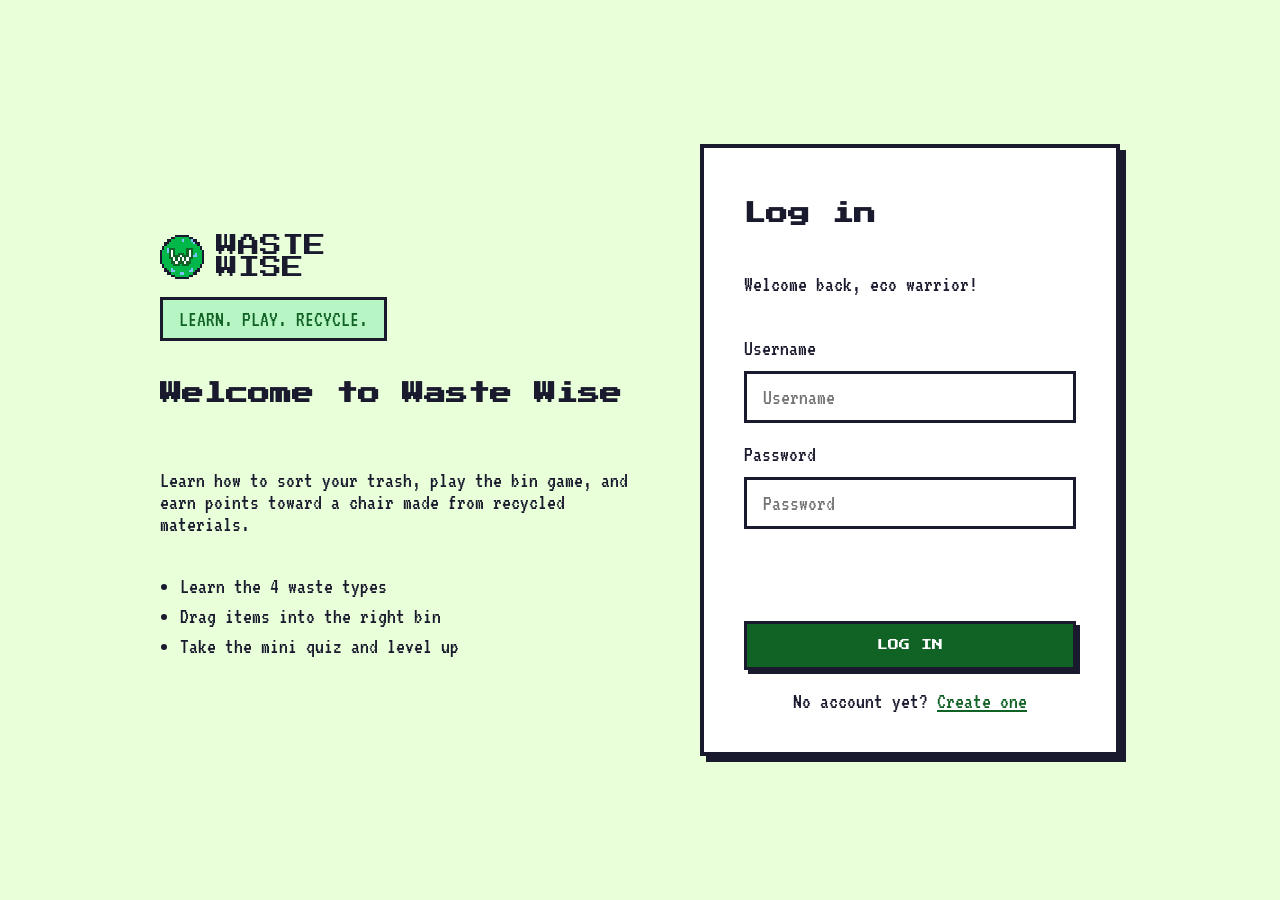
<file: index.html>
<!DOCTYPE html>
<html lang="en">
<head>
  <meta charset="utf-8">
  <meta name="viewport" content="width=device-width, initial-scale=1">
  <title>Log in | Waste Wise</title>
  <link rel="stylesheet" href="login_style.css">
  <link href="https://fonts.googleapis.com/css2?family=Press+Start+2P&display=swap" rel="stylesheet">
  <link href="https://fonts.googleapis.com/css2?family=VT323&display=swap" rel="stylesheet">
</head>
<body>
  
  <div class="login-wrap">
  <div class="login-info">
        <div class="logo">
                <img src="gallery/logo.svg" alt="Logo">
                <span>WASTE <br> WISE</span>
        </div>
    <span class="tag">LEARN. PLAY. RECYCLE.</span>
    <h2>Welcome to Waste Wise</h2>
    <p>Learn how to sort your trash, play the bin game, and earn points toward a chair made from recycled materials.</p>

    <ul class="features">
      <li>Learn the 4 waste types</li>
      <li>Drag items into the right bin</li>
      <li>Take the mini quiz and level up</li>
    </ul>

  </div><div class="login-card">

  <!-- LOG IN FORM -->
  <div id="loginForm">
    <h1>Log in</h1>
    <p class="m">Welcome back, eco warrior!</p>

    <label for="user">Username</label>
    <input id="user" type="text" placeholder="Username">

    <label for="pass">Password</label>
    <input id="pass" type="password" placeholder="Password">

    <p id="error" class="error"></p>
    <button id="loginBtn" class="btn">Log in</button>
    <p class="switch">No account yet? <a href="#" id="toSignup">Create one</a></p>
  </div>
         <div id="signupForm" hidden>
    <h1>Sign up</h1>
    <p class="m">Join Waste Wise and start earning points!</p>

    <label for="newUser">Username</label>
    <input id="newUser" type="text" placeholder="Choose a username">

    <label for="newPass">Password</label>
    <input id="newPass" type="password" placeholder="At least 4 characters">

    <label for="newPass2">Confirm password</label>
    <input id="newPass2" type="password" placeholder="Type it again">

    <p id="signupError" class="error"></p>
    <button id="signupBtn" class="btn">Create account</button>
    <p class="switch">Already have an account? <a href="#" id="toLogin">Log in</a></p>
  </div>
  </div>
  <script src="login_script.js"></script>
</body>
</html>
</file>
<file: login_style.css>
body{
  font-family:'VT323', monospace;
  font-size:22px;
  background:#e8ffd9;
  color:#1a1a2e;
}

.logo{
    display:flex;
    flex-direction:row;     
    align-items:center;      
    gap:12px;                 
    text-decoration:none;
    color:#1a1a2e;
    white-space:nowrap;
}
.logo img{
      width:44px;     
  height:44px;
}
.logo span{
    font-family: 'Press Start 2P', cursive;
    font-size: 22px; 
}
* { box-sizing:border-box; }

body{ margin:0; }

.login-wrap{
  min-height:100vh;
  display:grid;
  grid-template-columns:minmax(0,1fr) minmax(0,420px);  
  gap:48px;
  align-items:center;
  max-width:1000px;
  margin:0 auto;
  padding:20px;
}

.login-info{ display:grid; gap:18px; justify-items:start; min-width:0; }

.login-card{
  width:100%;
  max-width:420px;
  justify-self:center;
  padding:40px;
  background:#fff;
  border:4px solid #1a1a2e;
  box-shadow:6px 6px 0 #1a1a2e;
  display:grid;
  gap:12px;
}

.login-card input{ width:100%; }
.login-info img, .logo img{ max-width:100%; height:auto; }
.login-info h2{ overflow-wrap:break-word; }


@media (max-width:800px){
  .login-wrap{
    grid-template-columns:minmax(0,1fr);   
    gap:32px;
    min-height:auto;
    padding:20px 16px;
  }
  .login-card{ padding:24px; }
  .logo img{ width:56px; }
  .logo span{ font-size:16px; }
  .login-info h2{ font-size:16px; }
  .login-card h1{ font-size:18px; }
}

@media (max-width:400px){
  .login-card{ padding:18px; }
  .btn{ width:100%; padding:14px 10px; }
}
.login-card h1{ 
    font-family:'Press Start 2P', cursive;
    font-size:22px; 
}
.login-card label{ 
    margin-top:8px; 
}
.login-card input{
    font:22px 'VT323', monospace;
    border:3px solid #1a1a2e;
    padding:12px 16px;
}
.error{ 
    color:#c00; min-height:24px; 
}
.login-wrap{
    min-height:100vh;
    display:grid;
    grid-template-columns:1fr 420px;   
    gap:48px;
    align-items:center;
    max-width:1000px;
    margin:0 auto;
    padding:20px;
}

.login-info{ display:grid; gap:18px; justify-items:start; }
.login-info h2{ font-family:'Press Start 2P', monospace; font-size:22px; line-height:1.5; }

.tag{
  background:#b8f5c4;
  border:3px solid #1a1a2e;
  color:#106225;
  padding:8px 16px;
}

.features{ margin:0; padding-left:20px; }
.features li{ margin-bottom:8px; }


@media (max-width:800px){
  .login-wrap{ grid-template-columns:1fr; }
}

.btn{
  font-family:'Press Start 2P', monospace;
  font-size:11px;
  text-transform:uppercase;
  background:#106225;
  color:#fff;
  border:3px solid #1a1a2e;
  box-shadow:4px 4px 0 #1a1a2e;
  padding:16px 32px;
  cursor:pointer;
}
.btn:hover{ background:#00b84a; }
.btn:active{ transform:translate(3px,3px); box-shadow:1px 1px 0 #1a1a2e; }

.switch{ text-align:center; margin:8px 0 0; }
.switch a{ color:#106225; text-decoration:underline; cursor:pointer; }
#loginForm, #signupForm{ display:grid; gap:12px; }
[hidden]{ display:none !important; }
</file>
<file: style.css>
* { box-sizing:border-box; }
html{
  scroll-behavior:smooth;
}

#prize{
  scroll-margin-top:110px;
}
body{
  margin:0;
  font-family:'Press Start 2P', monospace;
  background-color:#fdffd4;
}
/*Navigation bar */
header{
  background-color:#f0f0f0;
  display:flex;
  justify-content:space-between;
  align-items:center;
  flex-wrap:wrap;            
  gap:1rem;
  padding:10px 20px;
  border-bottom: 4px solid black;
  position:sticky;
  top:0;
  z-index:90;
} 

header.scrolled{
  box-shadow:0 6px 4px rgba(0, 0, 1, 0.25);
  transition: .2s ease;
}

header nav{
  display:flex;
  flex-direction:column;     
  align-items:center;       
  gap:12px;    
}

.logo-link, .logo{
  display:flex;
  align-items:center;
  gap:12px;
  text-decoration:none;
  color:black;
  white-space:nowrap;
}

header img{
  height:50px;
  width:auto;
  border-radius:50%;
}

.nav-center{
  display:flex;
  flex-direction:column;
  align-items:center;
  gap:6px;
}

nav ul{
  list-style:none;
  display:flex;
  flex-direction:row;
  flex-wrap:wrap;
  gap:20px;
  margin:0;
  padding:0;
}

nav ul li a{ 
    padding:5px; 
    text-decoration:none; 
    color:black; 
    transition:all .1s ease .2s;
}

nav ul li:hover a{
  background-color:#78eb85;
  color:#0408fa;
  border-radius:5px;
  box-shadow:0 4px 8px rgba(0,0,0,.2);
  transition: .2s ease 0s;
}

.w-name{
  display: flex;
  flex-direction: row;
  font-size:20px;
  line-height:1.5;
  margin:20px 30px 5px;
  margin-bottom: -20px;
}

h1 span{
  color:#2a5722;
}

nav ul li a.active{ 
  color:rgb(22,103,6); 
}

.points{
  display:inline-flex;
  align-items:center;
  gap:8px;
  background:#fff0a0;
  border:3px solid #1a1a2e;
  box-shadow:3px 3px 3px #1a1a2e;
  padding:8px 16px;
  font-size:15px;
  color:#1a1a2e;
  white-space:nowrap;
}

.nav-right{ 
  display:flex; 
  align-items:center; 
  gap:16px; 
}

.btn-logout{
  font-family:'Press Start 2P', monospace;
  font-size:10px;
  text-transform:uppercase;
  background:#fff;
  color:#c00;
  border:3px solid #1a1a2e;
  box-shadow:3px 3px 3px #1a1a2e;
  padding:10px 14px;
  cursor:pointer;
}

.btn-logout:hover{ 
  background:#ff0000; 
  color:#fff
}
.btn-logout:active{ 
  transform:translate(2px,2px); 
  box-shadow:1px 1px 0 #1a1a2e; 
}
/*Home page */
.row-1{
  display:grid;
  grid-template-columns:minmax(0, 1fr) minmax(0, 560px);
  gap:80px;                 
  align-items:center;
  max-width:1300px;
  margin:0 auto;
  padding:40px;
}

.hero-text{
  display:grid;
  gap:24px;                 
  justify-items:start; 
  align-content:start;             
  padding:40px 20px;
}

.tag{
  background:#b8f5c4;
  color:#106225;
  border:3px solid #1a1a2e;
  padding:8px 16px;
  font-size:10px;
  height:fit-content;
}

.hero-text h1{
  font-family:'Press Start 2P', monospace;
  font-size:32px;
  line-height:1.5;
  text-transform:uppercase;       
  margin:0;
}

.row-1 .hero-text p{
  font-family:'VT323', monospace;  
  font-size:24px;
  font-weight: 100;
  line-height:1.4;
  max-width:520px;              
  margin:0;
}

.row-1 .ill{
  position:relative;
  background:#b8f5c4;
  border:4px solid #1a1a2e;
  box-shadow:6px 6px 0 #1a1a2e;
  padding:70px 24px 24px;
  display:grid;
  justify-items:center;
  gap:12px;
  overflow:hidden;
  align-content: end;
  align-self:center;
  justify-self:end;
  width:100%;
  max-width:560px;
}

.pill{
  position:absolute; top:16px;
  background:#fff;
  border:3px solid #1a1a2e;
  padding:6px 12px;
  font-size:12px;
}
.score{ 
  left:16px; 
}
.streak{ 
  right:16px; 
  background:#ffd400; 
}
.pop{ 
  animation:pop 
  .35s; 
}

.item-card{
  width:150px;
  background:#fff;
  border:4px solid #1a1a2e;
  box-shadow:5px 5px 0 #1a1a2e;    
  padding:10px;
  text-align:center;
  z-index:2;
  animation:drop 5s ease-in-out infinite;
}

.item-photo{
  background:#fafafc;
  border:3px dashed #4a4a6a;
  height:80px;
  display:grid;
  place-items:center;
  font-size:44px;
  margin-bottom:8px;  
  overflow:hidden;
}

.item-photo img{
  width:60%;
  height:auto;
  max-height:100%;
  object-fit:contain;     
  display:block;
}

.item-card h3{
  font-family:'Press Start 2P', monospace;
  font-size:9px;
  white-space:normal;
  line-height:1.5;
  text-transform:uppercase;
  margin:0;
  overflow-wrap:break-word;
}

.hint{
  font-family:'VT323', monospace;
  font-size:18px;
  color:#4a4a6a;
  margin:4px 0 0;
}

.item-card{ 
  white-space:nowrap; 
  transform:rotate(-20deg); 
}

.bins{ display:grid; 
  grid-template-columns:repeat(4, minmax(0,1fr)); 
  gap:18px; width:100%; 
  margin-top:20px; 
}
.bin .lid{ 
  background:#1a1a2e; 
  height:14px; 
  margin:0 -6px; 
  transform-origin:left bottom; 
}

.bin .body{
  height:130px;
  border:3px solid #1a1a2e;
  color:#fff;
  font-size:8px;
  padding:4px;
  overflow-wrap:anywhere;
  display:grid;
  place-items:center;
  text-align:center;
}

.green .body{ background:#00b84a; }
.blue  .body{ background:#1e90ff; }
.gray  .body{ background:#8e8ea9; }
.red   .body{ background:#ff3b3b; }

.ill .bin .lid{
  transform-origin:left bottom;
}
.ill .bin.target .lid{
  animation:lid 5s ease-in-out 1;
}

@keyframes lid{
  0%, 50%, 72%, 100%{ transform:rotate(0); }
  58%, 66%{ transform:translateY(-10px) rotate(-15deg); }
}


@keyframes pop{ 50%{ transform:scale(1.25); } }

@keyframes drop{
  0%, 35%{ transform:translate(0, 0); }
  17%{ transform:translate(0, -8px); }
  60%{ transform:translate(var(--dx, 0px), var(--dy, 160px)) scale(.5); opacity:1; }
  70%{ transform:translate(var(--dx, 0px), var(--dy, 160px)) scale(.2); opacity:0; }
  71%, 85%{ transform:translate(0, 0); opacity:0; }
  100%{ transform:translate(0, 0); opacity:1; }
}

.arrow{ animation:bounce 1s ease-in-out infinite; }
@keyframes bounce{ 50%{ transform:translateY(8px); } }


.row-1 .ill .item-card{
  animation:none;
}

.ill .bin .lid{
  transform-origin:left bottom;
}
.ill .bin.target .lid{
  animation:lidOpen 1.4s ease-in-out 1;
}
@keyframes lidOpen{
  0%, 100%{ transform:rotate(0); }
  35%, 65%{ transform:translateY(-10px) rotate(-15deg); }
}

.row-2{
  display:grid;
  grid-template-columns:repeat(3, minmax(0, 1fr));
  gap:24px;
  align-items:stretch;    
  max-width:1300px;         
  margin:0 auto;
  padding:0 40px 40px;
}

.stat-card{
  background:#fff;
  border:4px solid #1a1a2e;
  box-shadow:6px 6px 0 #1a1a2e;
  padding:24px;
  display:grid;
  align-content:start;
  gap:10px;
}

.stat-card h2{
  font-family:'Press Start 2P', monospace;
  font-size:22px;
  line-height:1.4;
  text-transform:uppercase;
  color:#106225;
  margin:0;
}

.stat-card p{
  font-family:'VT323', monospace;
  font-size:22px;
  line-height:1.3;
  color:#3a3a5b;
  margin:0;
  font-weight: 500;
}

.stat-card:nth-child(2){
  transform:translateY(24px);
}

.row-3{
  max-width:1300px;
  margin: 0 auto;
  padding:80px 50px 60px;
}

.journey-title{
  font-family:'Press Start 2P', monospace;
  font-size:20px;
  text-transform:uppercase;
  margin:0 0 10px;
}
.journey-sub{
  font-family:'VT323', monospace;
  font-size:22px;
  color:#4a4a6a;
  margin:0 0 28px;
  font-weight: 100;
}

.steps{
  display:grid;
  grid-template-columns:repeat(5, minmax(0, 1fr));
  gap:20px;
  align-items:stretch;  
}

.step{
  background:#fff;
  border:4px solid #1a1a2e;
  box-shadow:6px 6px 0 #1a1a2e;
  padding:20px;
  display:grid;
  align-content:start;
  gap:12px;
  text-decoration:none;
  color:#1a1a2e;
  transition:transform .15s;
  grid-template-rows:auto auto 1fr auto;
  align-content:normal;
}
.step .open{
  margin-top:auto;
  padding-top:12px
}
.step:hover{ transform:translate(-3px,-3px); }

.step-top{
  display:flex;
  align-items:center;
  gap:10px;
  font-family:'VT323', monospace;
  font-size:16px;
  color:#4a4a6a;
}

.num{
  width:32px;
  height:32px;
  display:grid;
  place-items:center;
  border:3px solid #1a1a2e;
  font-family:'Press Start 2P', monospace;
  font-size:10px;
}
.c1{ background:#8cf0a4; }
.c2{ background:#7cc4ff; }
.c3{ background:#ffe45c; }
.c4{ background:#ff9e8a; }
.c5{ background:#c9a8ff; }

.step h3{
  font-family:'Press Start 2P', monospace;
  font-size:11px;
  line-height:1.5;
  text-transform:uppercase;
  margin:0;
}
.step p{
  font-family:'VT323', monospace;
  font-size:20px;
  line-height:1.3;
  margin:0;
  font-weight: 100;
}
.open{
  font-family:'VT323', monospace;
  font-size:20px;
  color:#106225;
}

.row-4{
  max-width:1300px;
  margin:0 auto;
  padding:0 40px 60px;
}

.prize{
  background:#1a1a2e;
  box-shadow:6px 6px 0 #0d0d1a;
  padding:48px;
  display:grid;
  grid-template-columns:minmax(0, 1fr) minmax(0, 420px);
  gap:48px;
  align-items:center;
}

.prize-tag{ color:#ffd400; font-family:'VT323', monospace; font-size:18px; margin:0 0 12px; }
.prize h2{
  font-family:'Press Start 2P', monospace;
  font-size:20px;
  line-height:1.6;
  text-transform:uppercase;
  color:#fff;
  margin:0 0 16px;
}
.prize-desc{
  font-family:'VT323', monospace;
  font-size:22px;
  line-height:1.3;
  color:#b8f5c4;
  margin:0 0 24px;
  font-weight: 200;
}

.btn-yellow{
  display:inline-block;
  background:#ffd400;
  color:#1a1a2e;
  border:3px solid #fff;
  padding:14px 22px;
  font-family:'Press Start 2P', monospace;
  font-size:10px;
  text-transform:uppercase;
  text-decoration:none;
}
.btn-yellow:hover{ background:#fff; }

.levels-title{
  font-family:'Press Start 2P', monospace;
  font-size:10px;
  text-transform:uppercase;
  color:#fff;
  margin:0 0 14px;
}

.level{
  display:flex;
  justify-content:space-between;
  align-items:center;
  padding:14px 18px;
  background:#2a2a45;
  border:3px solid #3a3a5c;
  color:#8a8aa8;
  font-family:'Press Start 2P', monospace;
  font-size:9px;
  text-transform:uppercase;
  transition:background .4s, color .4s, border-color .4s, box-shadow .4s;
}
.level span:last-child{ font-family:'VT323', monospace; font-size:18px; }

.level.reached{
  background:#0f5a22;
  border-color:#1f8a3a;
  color:#d6ffe0;
  box-shadow:none;
}
.level.reached span:last-child{ color:#8dffb0; }

.level.current{
  background:#00d452;
  border-color:#b8ffd0;
  color:#06301a;
  box-shadow:0 0 0 3px #00d452, 0 0 20px #00ff66;
}
.level.current span:last-child{ color:#06301a; }

#levelList .level{
  background:#2a2a45;
  border-color:#3a3a5c;
}
#levelList .level span{ color:#b4b4d0; }

#levelList .level.reached{
  background:#0f5a22;
  border-color:#1f8a3a;
  box-shadow:none;
}
#levelList .level.reached span{ color:#ffffff; }
#levelList .level.reached span:last-child{ color:#8dffb0; }

#levelList .level.current{
  background:#00d452;
  border-color:#b8ffd0;
  box-shadow:0 0 0 3px #00d452, 0 0 20px #00ff66;
}
#levelList .level.current span{ color:#000000; }

.levels-now{
  font-family:'VT323', monospace;
  font-size:20px;
  color:#b8f5c4;
  margin:14px 0 0;
}
.levels-now b{ color:#ffd400; }

[hidden]{ display:none !important; }

.modal{
  position:fixed;
  inset:0;
  background:rgba(26,26,46,.75);
  display:grid;
  place-items:center;
  padding:20px;
  z-index:100;
}

.modal-card{
  position:relative;
  width:100%;
  max-width:420px;
  background:#fff;
  border:4px solid #1a1a2e;
  box-shadow:8px 8px 0 #1a1a2e;
  padding:32px 28px;
  text-align:center;
  display:grid;
  gap:14px;
}

.modal-card h2{
  font-family:'Press Start 2P', monospace;
  font-size:16px;
  text-transform:uppercase;
  margin:0;
}

.modal-close{
  position:absolute;
  top:10px;
  right:10px;
  background:#fff;
  border:3px solid #1a1a2e;
  font-family:'Press Start 2P', monospace;
  font-size:10px;
  padding:6px 8px;
  cursor:pointer;
}
.modal-close:hover{ background:#ffc9c9; }

.chair{
  position:relative;
  height:210px;
  border:3px dashed #4a4a6a;
  background:#e8e8f4;
  overflow:hidden;
  transition:background .4s;
}
.chair.unlocked{
  background:#b8f5c4;
  border-style:solid;
  border-color:#1a1a2e;
}

.slides{
  position:absolute;
  inset:0;
  filter:grayscale(1);
  opacity:.9;
  transition:filter .4s, opacity .4s;
}
.chair.unlocked .slides{
  filter:none;
  opacity:1;
}

.slide{
  position:absolute;
  inset:0;
  width:100%;
  height:100%;
  object-fit:contain;
  opacity:0;
  transition:opacity .5s;
}
.slide.active{ opacity:1; }

.slide-btn{
  position:absolute;
  top:50%;
  transform:translateY(-50%);
  background:#fff;
  border:3px solid #1a1a2e;
  font-family:'Press Start 2P', monospace;
  font-size:10px;
  padding:8px 10px;
  cursor:pointer;
  z-index:2;
}
.slide-btn:hover{ background:#ffd400; }
.prev{ left:8px; }
.next{ right:8px; }

.dots{
  position:absolute;
  bottom:8px;
  left:0;
  right:0;
  display:flex;
  justify-content:center;
  gap:8px;
  z-index:2;
}
.dot-btn{
  width:12px;
  height:12px;
  padding:0;
  background:#fff;
  border:2px solid #1a1a2e;
  cursor:pointer;
}
.dot-btn.on{ background:#1a1a2e; }

.bar{ height:16px; border:3px solid #1a1a2e; background:#fff; }
.bar i{ display:block; height:100%; width:0; background:#00b84a; transition:width .5s; }

.reward-info{
  font-family:'VT323', monospace;
  font-size:22px;
  color:#4a4a6a;
  margin:0;
}

.btn-claim{
  font-family:'Press Start 2P', monospace;
  font-size:11px;
  text-transform:uppercase;
  background:#ffd400;
  color:#1a1a2e;
  border:3px solid #1a1a2e;
  box-shadow:4px 4px 0 #1a1a2e;
  padding:16px;
  cursor:pointer;
}
.btn-claim:disabled{
  background:#ddd;
  color:#888;
  box-shadow:none;
  cursor:not-allowed;
}
.btn-claim:not(:disabled):active{
  transform:translate(3px,3px);
  box-shadow:1px 1px 0 #1a1a2e;
}

.w-name,
.row-1 .hero-text > *{
  opacity:0;
  animation:fadeUp .6s ease-out forwards;
}
.w-name{ animation-delay:.05s; }
.row-1 .hero-text > :nth-child(1){ animation-delay:.15s; }
.row-1 .hero-text > :nth-child(2){ animation-delay:.3s; }
.row-1 .hero-text > :nth-child(3){ animation-delay:.45s; }
.row-1 .hero-text > :nth-child(4){ animation-delay:.6s; }

@keyframes fadeUp{
  from{ opacity:0; transform:translateY(24px); }
  to{ opacity:1; transform:translateY(0); }
}

.row-1 .ill{
  animation:fromRight .8s cubic-bezier(.2,1.2,.4,1) .3s both;
}
@keyframes fromRight{
  from{ opacity:0; transform:translateX(80px); }
  to{ opacity:1; transform:translateX(0); }
}

.fx{
  opacity:0;
  translate:0 40px;
  transition:opacity .6s ease, translate .6s ease, transform .15s ease;
}
.fx.in{
  opacity:1;
  translate:0 0;
}

.stat-card.in:hover,
.step.in:hover{
  translate:0 -6px;
}

.num{
  transition:transform .2s ease;
}
.step:hover .num{
  animation:hop .5s ease;
}
@keyframes hop{
  30%{ transform:translateY(-8px) rotate(-8deg); }
  60%{ transform:translateY(0) rotate(4deg); }
}

.level.fx{
  translate:60px 0;
}
.level.fx.in{
  translate:0 0;
}

.btn-yellow{
  animation:glow 2s ease-in-out 1s infinite;
}
@keyframes glow{
  0%, 100%{ box-shadow:0 0 0 0 rgba(255, 212, 0, 0); }
  50%{ box-shadow:0 0 0 8px rgba(255, 212, 0, .35); }
}

header img{
  transition:transform .4s ease;
}
header .logo-link:hover img{
  transform:rotate(360deg);
}


/*Learn page*/
.page-head{
  max-width:1312px;
  margin:0 auto;
  padding:56px 20px 16px;
  display:grid;
  gap:16px;
  justify-items:start;
}
.page-head h1{
  font-family:'Press Start 2P', monospace;
  font-size:32px;
  line-height:1.5;
  text-transform:uppercase;
  margin:0;
}
.page-head p{
  font-family:'VT323', monospace;
  font-size:24px;
  line-height:1.4;
  max-width:900px;
  margin:0;
}

.deck-area{
  display:grid;
  justify-items:center;
  gap:24px;
  padding:32px 20px 48px;
}
.deck{
  position:relative;
  width:320px;
  height:300px;
  max-width:100%;
  margin:0 48px 70px 0;
}

.deck-actions{
  margin-top:10px;
  position:relative;
  z-index:20;
}

.deck.shake{ animation:shake .4s; }
@keyframes shake{
  25%{ transform:translateX(-10px) rotate(-2deg); }
  75%{ transform:translateX(10px) rotate(2deg); }
}

.deck-card{
  position:absolute;
  inset:0;
  display:flex;
  flex-direction:column;
  background:#fff;
  border:4px solid #1a1a2e;
  box-shadow:6px 6px 0 #1a1a2e;
  padding:0;
  text-align:left;
  cursor:pointer;
  font:inherit;
  color:#1a1a2e;
  z-index:calc(10 - var(--p, 0));
  transform:translate(calc(var(--p, 0) * 16px), calc(var(--p, 0) * 12px)) rotate(calc(var(--p, 0) * 1.5deg));
  transition:transform .4s ease, opacity .3s;
}
.deck-card.far{ opacity:0; pointer-events:none; }
.deck-card.top:hover{ transform:translate(-4px, -4px); }

.d-band{
  display:flex;
  align-items:center;
  gap:12px;
  padding:18px 20px;
  background:var(--c);
  color:#fff;
}
.d-icon{
  width:44px;
  height:44px;
  flex:none;
  display:grid;
  place-items:center;
  background:#1a1a2e;
  color:#fff;
  font-family:'Press Start 2P', monospace;
  font-size:14px;
}
.d-name{
  font-family:'Press Start 2P', monospace;
  font-size:11px;
  line-height:1.5;
  text-transform:uppercase;
  overflow-wrap:anywhere;
}
.d-text{
  flex:1;
  padding:20px;
  font-family:'VT323', monospace;
  font-size:24px;
  line-height:1.3;
}
.d-hint{
  padding:0 20px 16px;
  font-family:'VT323', monospace;
  font-size:20px;
  color:#4a4a6a;
}

.deck-actions{ display:flex; gap:16px; flex-wrap:wrap; justify-content:center; }
.btn-deck{
  font-family:'Press Start 2P', monospace;
  font-size:10px;
  text-transform:uppercase;
  background:#106225;
  color:#fff;
  border:3px solid #1a1a2e;
  box-shadow:4px 4px 0 #1a1a2e;
  padding:16px 28px;
  cursor:pointer;
}
.btn-deck.alt{ background:#fff; color:#106225; }
.btn-deck:active{ transform:translate(3px, 3px); box-shadow:1px 1px 0 #1a1a2e; }
.deck-hint{
  margin:0;
  font-family:'VT323', monospace;
  font-size:22px;
  color:#4a4a6a;
  text-align:center;
}

.zoom{
  position:fixed;
  inset:0;
  background:rgba(26, 26, 46, .75);
  display:grid;
  place-items:center;
  padding:20px;
  overflow:auto;
  z-index:100;
}
.zoom[hidden]{ display:none; }
.zoom-card{
  position:relative;
  width:100%;
  max-width:560px;
  background:#fff;
  border:4px solid #1a1a2e;
  box-shadow:8px 8px 0 #1a1a2e;
  animation:zoomIn .25s ease;
}
@keyframes zoomIn{
  from{ transform:scale(.8); opacity:0; }
  to{ transform:scale(1); opacity:1; }
}
.zoom-close{
  position:absolute;
  top:12px;
  right:12px;
  background:#fff;
  border:3px solid #1a1a2e;
  font-family:'Press Start 2P', monospace;
  font-size:10px;
  padding:8px 10px;
  cursor:pointer;
}
.zoom-close:hover{ background:#ffc9c9; }
.z-band{
  display:flex;
  align-items:center;
  gap:16px;
  padding:28px 64px 28px 24px;
  background:var(--c);
  color:#fff;
}
.z-band h2{
  font-family:'Press Start 2P', monospace;
  font-size:16px;
  line-height:1.5;
  text-transform:uppercase;
  margin:0;
}
.z-body{ padding:24px; display:grid; gap:12px; }
.z-body p, .z-body ul{
  margin:0;
  font-family:'VT323', monospace;
  font-size:24px;
  line-height:1.3;
}
.z-body ul{ list-style:none; padding:0; }
.z-body li::before{ content:'* '; }
.z-body h4{
  font-family:'Press Start 2P', monospace;
  font-size:10px;
  text-transform:uppercase;
  margin:8px 0 0;
}
.z-bin b{ background:var(--c); color:#fff; padding:2px 10px; }
.z-know{ background:#fff0a0; border:3px solid #1a1a2e; padding:16px; }
.z-know h4{ margin:0 0 8px; }

.block{
  max-width:1312px;
  margin:0 auto;
  padding:40px 20px;
  display:grid;
  gap:20px;
}
.block h2{
  font-family:'Press Start 2P', monospace;
  font-size:20px;
  line-height:1.5;
  text-transform:uppercase;
  margin:0;
}
.lead{
  font-family:'VT323', monospace;
  font-size:24px;
  line-height:1.4;
  max-width:900px;
  margin:0;
}

.pollution{
  display:grid;
  grid-template-columns:repeat(auto-fit, minmax(260px, 1fr));
  gap:20px;
  align-items:stretch;
  margin-top:8px;
}
.poll-card{
  background:#fff;
  border:4px solid #1a1a2e;
  box-shadow:6px 6px 0 #1a1a2e;
  display:flex;
  flex-direction:column;
}
.pic{
  height:180px;
  background:#e8e8f4;
  border-bottom:4px solid #1a1a2e;
  overflow:hidden;
}
.pic img{
  width:100%;
  height:100%;
  object-fit:cover;
  display:block;
}
.poll-body{ padding:20px; display:flex; flex-direction:column; gap:10px; }
.poll-body h3{
  font-family:'Press Start 2P', monospace;
  font-size:12px;
  line-height:1.5;
  text-transform:uppercase;
  margin:0;
}
.poll-body p, .poll-body ul{
  margin:0;
  font-family:'VT323', monospace;
  font-size:22px;
  line-height:1.3;
}
.poll-body h4{
  font-family:'Press Start 2P', monospace;
  font-size:9px;
  text-transform:uppercase;
  color:#c00;
  margin:6px 0 0;
}
.poll-body ul{ padding-left:20px; }

.tips{
  display:grid;
  grid-template-columns:repeat(2, minmax(0, 1fr));
  gap:24px;
  align-items:stretch;
  margin-top:8px;
}
.tip-card{
  background:#fff;
  border:4px solid #1a1a2e;
  box-shadow:6px 6px 0 #1a1a2e;
}
.tip-head{
  padding:18px 24px;
  font-family:'Press Start 2P', monospace;
  font-size:13px;
  text-transform:uppercase;
  color:#fff;
}
.tip-head.home{ background:#106225; }
.tip-head.school{ background:#1e90ff; }
.tip-list{
  list-style:none;
  margin:0;
  padding:24px;
  display:grid;
  gap:12px;
  font-family:'VT323', monospace;
  font-size:22px;
  line-height:1.3;
}
.tip-list li::before{ content:'+ '; color:#106225; font-weight:700; }

.cta{
  display:flex;
  justify-content:center;
  padding:24px 20px 60px;
}

.btn-next{
  display:inline-block;
  font-family:'Press Start 2P', monospace;
  font-size:11px;
  text-transform:uppercase;
  text-decoration:none;
  background:#106225;
  color:#fff;
  border:3px solid #1a1a2e;
  box-shadow:4px 4px 0 #1a1a2e;
  padding:18px 32px;
}

.btn-next:hover{ background:#00b84a; }

.btn-next:active{
  transform:translate(3px,3px);
  box-shadow:1px 1px 0 #1a1a2e;
}
.page-head > *{
  opacity:0;
  animation:slideIn .6s ease-out forwards;
}
.page-head > :nth-child(1){ animation-delay:.05s; }
.page-head > :nth-child(2){ animation-delay:.2s; }
.page-head > :nth-child(3){ animation-delay:.35s; }

@keyframes slideIn{
  from{ opacity:0; transform:translateY(-24px); }
  to{ opacity:1; transform:translateY(0); }
}

.deck{
  animation:deckIn .7s cubic-bezier(.2,1.4,.4,1) .4s both;
}
@keyframes deckIn{
  from{ opacity:0; transform:scale(.6) rotate(-8deg); }
  to{ opacity:1; transform:scale(1) rotate(0); }
}

.deck-card.top{
  animation:bob 3s ease-in-out infinite;
}
@keyframes bob{
  50%{ translate:0 -7px; }
}

.reveal{
  opacity:0;
  transform:translateY(40px);
  transition:opacity .6s ease, transform .6s ease;
}
.reveal.in{
  opacity:1;
  transform:translateY(0);
}

.poll-card.in{
  transition:transform .25s ease, box-shadow .25s ease, opacity .6s ease;
}
.poll-card.in:hover{
  transform:translate(-4px, -6px);
  box-shadow:10px 12px 0 #1a1a2e;
}
.pic img{
  transition:transform .5s ease;
}
.poll-card:hover .pic img{
  transform:scale(1.1);
}

.tip-card.in{
  transition:transform .25s ease, box-shadow .25s ease, opacity .6s ease;
}
.tip-card.in:hover{
  transform:translate(-3px, -4px);
  box-shadow:9px 10px 0 #1a1a2e;
}
.tip-list li{
  transition:opacity .5s ease, transform .5s ease, background .2s ease;
}
.tip-list li.reveal{
  transform:translateX(-24px);
}
.tip-list li.reveal.in{
  transform:translateX(0);
}
.tip-list li.in:hover{
  background:#e9ffe9;
}

.cta.in .btn-next{
  animation:pulse 1.8s ease-in-out 1s infinite;
}
@keyframes pulse{
  0%, 100%{ box-shadow:4px 4px 0 #1a1a2e; }
  50%{ box-shadow:4px 4px 0 #1a1a2e, 0 0 0 8px rgba(0, 184, 74, .35); }
}

/*Game Page*/
.game{
  max-width:1312px;
  margin:0 auto;
  padding:32px 20px 60px;
}

.hud{
  display:flex;
  justify-content:space-between;
  align-items:center;
  flex-wrap:wrap;
  gap:16px;
}
.hud-title h1{
  font-family:'Press Start 2P', monospace;
  font-size:20px;
  line-height:1.5;
  text-transform:uppercase;
  margin:0;
}
.hud-title p{
  font-family:'VT323', monospace;
  font-size:22px;
  color:#4a4a6a;
  margin:4px 0 0;
}
.hud-stats{
  display:flex;
  align-items:center;
  flex-wrap:wrap;
  gap:12px;
}
.stat-pill{
  display:flex;
  align-items:center;
  gap:10px;
  background:#fff;
  border:3px solid #1a1a2e;
  padding:8px 16px;
  font-family:'VT323', monospace;
  font-size:22px;
}
.stat-pill b{
  font-family:'Press Start 2P', monospace;
  font-size:12px;
  font-weight:400;
}
.lives{ display:flex; gap:6px; }
.lives i{
  width:20px;
  height:20px;
  border-radius:50%;
  background:#ff3b3b;
  border:3px solid #1a1a2e;
}
.lives i.lost{ background:#ddd; }

.stage{
  display:grid;
  justify-items:center;
  gap:20px;
  padding:32px 0 8px;
  min-height:420px;
  align-content:start;
}

.g-card{
  width:260px;
  background:#fff;
  border:4px solid #1a1a2e;
  box-shadow:6px 6px 0 #1a1a2e;
  padding:20px;
  text-align:center;
  cursor:grab;
  touch-action:none;
  user-select:none;
  transition:transform .25s ease, box-shadow .2s;
  position:relative;
  z-index:5;
}
.g-card.dragging{
  cursor:grabbing;
  transition:none;
  z-index:50;
  box-shadow:12px 14px 0 #1a1a2e;
}
.board[data-phase="fb"] .g-card{ cursor:default; }

.g-photo{
  padding:0;
  overflow:hidden;
}

.g-photo img{
  width:100%;
  height:100%;
  max-width:none;
  max-height:none;
  object-fit:cover;
  display:block;
  pointer-events:none;
}

.g-card h3{
  font-family:'Press Start 2P', monospace;
  font-size:12px;
  line-height:1.5;
  text-transform:uppercase;
  margin:0;
}

.g-hint{
  font-family:'VT323', monospace;
  font-size:24px;
  color:#4a4a6a;
  margin:0;
  text-align:center;
}

.g-feedback{
  display:flex;
  align-items:center;
  gap:20px;
  width:100%;
  max-width:880px;
  background:#b8f5c4;
  border:4px solid #1a1a2e;
  padding:20px 24px;
  animation:fbIn .3s ease;
}
.g-feedback[hidden]{ display:none; }
.g-feedback.wrong{ background:#ffc9c9; }
@keyframes fbIn{
  from{ opacity:0; transform:translateY(-12px); }
  to{ opacity:1; transform:translateY(0); }
}
.fb-badge{
  width:52px;
  height:52px;
  flex:none;
  display:grid;
  place-items:center;
  background:#ffd400;
  border:3px solid #1a1a2e;
  font-family:'Press Start 2P', monospace;
  font-size:11px;
  font-weight:400;
}
.fb-text{ flex:1; min-width:0; }
.fb-text h3{
  font-family:'Press Start 2P', monospace;
  font-size:12px;
  line-height:1.5;
  text-transform:uppercase;
  margin:0 0 6px;
}
.fb-text p{
  font-family:'VT323', monospace;
  font-size:22px;
  line-height:1.3;
  margin:0;
}
.fb-next{
  flex:none;
  font-family:'Press Start 2P', monospace;
  font-size:10px;
  text-transform:uppercase;
  background:#106225;
  color:#fff;
  border:3px solid #1a1a2e;
  box-shadow:4px 4px 0 #1a1a2e;
  padding:16px 22px;
  cursor:pointer;
}
.fb-next:active{ transform:translate(3px, 3px); box-shadow:1px 1px 0 #1a1a2e; }

.g-bins{
  max-width:1016px;
  margin:24px auto 0;
  display:grid;
  grid-template-columns:repeat(4, minmax(0, 1fr));
  gap:24px;
}
.g-bin{
  display:block;
  padding:0;
  background:none;
  border:0;
  font:inherit;
  color:inherit;
  text-align:center;
  cursor:pointer;
  transition:transform .15s;
}
.g-bin:hover, .g-bin.over{ transform:translateY(-6px); }
.g-lid{
  display:block;
  height:18px;
  background:#1a1a2e;
  margin:0 -6px;
  position:relative;
  z-index:1;
}
.g-body{
  display:grid;
  align-content:center;
  gap:8px;
  min-height:150px;
  padding:12px 8px;
  border:4px solid #1a1a2e;
  box-shadow:6px 6px 0 #1a1a2e;
  color:#fff;
}
.g-body b{
  font-family:'Press Start 2P', monospace;
  font-size:11px;
  line-height:1.5;
  text-transform:uppercase;
  overflow-wrap:anywhere;
}
.g-body small{
  font-family:'VT323', monospace;
  font-size:19px;
}
.green .g-body{ background:#00b84a; }
.blue .g-body{ background:#1e90ff; }
.gray .g-body{ background:#8e8ea9; }
.red .g-body{ background:#ff3b3b; }

.g-bin.over .g-body{ outline:4px solid #ffd400; }
.g-bin.good .g-body{ animation:goodGlow 1s ease-in-out 2; }
.g-bin.bad .g-body{ animation:badShake .4s; }
@keyframes goodGlow{
  50%{ box-shadow:6px 6px 0 #1a1a2e, 0 0 0 8px rgba(255, 212, 0, .8); }
}
@keyframes badShake{
  25%{ transform:translateX(-8px); }
  75%{ transform:translateX(8px); }
}

.results{
  display:grid;
  place-items:start center;
  padding:24px 0;
}
.results[hidden]{ display:none; }
.results-card{
  width:100%;
  max-width:720px;
  background:#fff;
  border:4px solid #1a1a2e;
  box-shadow:8px 8px 0 #1a1a2e;
  padding:44px 32px;
  text-align:center;
  display:grid;
  gap:20px;
  animation:fbIn .4s ease;
}
.stars{
  font-size:52px;
  color:#ffd400;
  text-shadow:3px 3px 0 #1a1a2e;
  letter-spacing:8px;
}
.stars .off{ color:#ddd; }
.results-card h2{
  font-family:'Press Start 2P', monospace;
  font-size:24px;
  line-height:1.5;
  text-transform:uppercase;
  margin:0;
}
.res-sub{
  font-family:'VT323', monospace;
  font-size:24px;
  color:#4a4a6a;
  margin:0;
}
.res-stats{
  display:flex;
  justify-content:center;
  flex-wrap:wrap;
  gap:32px;
}
.res-stats div{ display:grid; gap:8px; }
.res-stats b{
  font-family:'Press Start 2P', monospace;
  font-size:22px;
  font-weight:400;
  color:#106225;
}
.res-stats span{
  font-family:'VT323', monospace;
  font-size:20px;
}
.res-level{ display:grid; gap:10px; }
.res-level p{
  margin:0;
  font-family:'VT323', monospace;
  font-size:22px;
}
#resLevel{
  font-family:'Press Start 2P', monospace;
  font-size:10px;
  text-transform:uppercase;
}
.track{
  height:16px;
  border:3px solid #1a1a2e;
  background:#fff;
}
.track i{
  display:block;
  height:100%;
  width:0;
  background:#00b84a;
  transition:width .8s ease .2s;
}
.res-buttons{
  display:flex;
  justify-content:center;
  flex-wrap:wrap;
  gap:16px;
}
.btn-again, .btn-quiz{
  font-family:'Press Start 2P', monospace;
  font-size:10px;
  text-transform:uppercase;
  text-decoration:none;
  border:3px solid #1a1a2e;
  box-shadow:4px 4px 0 #1a1a2e;
  padding:18px 26px;
  cursor:pointer;
}
.btn-again{ background:#fff; color:#106225; }
.btn-quiz{ background:#106225; color:#fff; }

.board[hidden]{ display:none; }

.intro{
  display:grid;
  place-items:start center;
  padding:24px 0;
}
.intro[hidden]{ display:none; }

.intro-card{
  width:100%;
  max-width:620px;
  background:#fff;
  border:4px solid #1a1a2e;
  box-shadow:8px 8px 0 #1a1a2e;
  padding:44px 32px;
  text-align:center;
  display:grid;
  gap:20px;
  animation:fbIn .4s ease;
}
.intro-icon{
  font-size:64px;
  animation:bob 2s ease-in-out infinite;
}
.intro-card h1{
  font-family:'Press Start 2P', monospace;
  font-size:24px;
  line-height:1.5;
  text-transform:uppercase;
  margin:0;
}
.intro-sub{
  font-family:'VT323', monospace;
  font-size:24px;
  color:#4a4a6a;
  margin:0;
}

.rules{
  list-style:none;
  margin:0 auto;
  padding:20px 24px;
  display:grid;
  gap:10px;
  text-align:left;
  background:#fff0a0;
  border:3px solid #1a1a2e;
  font-family:'VT323', monospace;
  font-size:22px;
  line-height:1.3;
  width:100%;
}
.rules li::before{ content:'* '; }

.intro-points{
  margin:0;
  font-family:'VT323', monospace;
  font-size:22px;
  color:#4a4a6a;
}
.intro-points b{
  font-family:'Press Start 2P', monospace;
  font-size:12px;
  font-weight:400;
  color:#106225;
}

.btn-start{
  justify-self:center;
  font-family:'Press Start 2P', monospace;
  font-size:14px;
  text-transform:uppercase;
  background:#106225;
  color:#fff;
  border:3px solid #1a1a2e;
  box-shadow:5px 5px 0 #1a1a2e;
  padding:20px 48px;
  cursor:pointer;
  animation:pulse 1.8s ease-in-out infinite;
}
.btn-start:hover{ background:#00b84a; }
.btn-start:active{
  transform:translate(4px, 4px);
  box-shadow:1px 1px 0 #1a1a2e;
}

@keyframes bob{
  50%{ transform:translateY(-8px); }
}
@keyframes pulse{
  0%, 100%{ box-shadow:5px 5px 0 #1a1a2e; }
  50%{ box-shadow:5px 5px 0 #1a1a2e, 0 0 0 8px rgba(0, 184, 74, .35); }
}

/*Quiz Page*/
.quiz{
  max-width:1312px;
  margin:0 auto;
  padding:40px 20px 60px;
}

@keyframes qIn{
  from{ opacity:0; transform:translateY(16px); }
  to{ opacity:1; transform:translateY(0); }
}
@keyframes qPop{
  50%{ transform:scale(1.04); }
}
@keyframes qShake{
  25%{ transform:translateX(-8px); }
  75%{ transform:translateX(8px); }
}
@keyframes qBob{
  50%{ transform:translateY(-8px); }
}

.q-intro{
  display:grid;
  place-items:start center;
}
.q-intro[hidden]{ display:none; }

.q-intro-card{
  width:100%;
  max-width:620px;
  background:#fff;
  border:4px solid #1a1a2e;
  box-shadow:8px 8px 0 #1a1a2e;
  padding:44px 32px;
  text-align:center;
  display:grid;
  gap:20px;
  animation:qIn .4s ease;
}
.q-intro-icon{
  font-size:64px;
  animation:qBob 2s ease-in-out infinite;
}
.q-intro-card h1{
  font-family:'Press Start 2P', monospace;
  font-size:22px;
  line-height:1.5;
  text-transform:uppercase;
  margin:0;
}
.q-intro-sub{
  margin:0;
  font-family:'VT323', monospace;
  font-size:24px;
  color:#4a4a6a;
}
.q-rules{
  list-style:none;
  margin:0;
  padding:20px 24px;
  display:grid;
  gap:10px;
  text-align:left;
  background:#fff0a0;
  border:3px solid #1a1a2e;
  font-family:'VT323', monospace;
  font-size:22px;
  line-height:1.3;
}
.q-rules li::before{ content:'* '; }
.q-intro-points{
  margin:0;
  font-family:'VT323', monospace;
  font-size:22px;
  color:#4a4a6a;
}
.q-intro-points b{
  font-family:'Press Start 2P', monospace;
  font-size:12px;
  font-weight:400;
  color:#106225;
}
.q-start{
  justify-self:center;
  font-family:'Press Start 2P', monospace;
  font-size:14px;
  text-transform:uppercase;
  background:#106225;
  color:#fff;
  border:3px solid #1a1a2e;
  box-shadow:5px 5px 0 #1a1a2e;
  padding:20px 44px;
  cursor:pointer;
}
.q-start:hover{ background:#00b84a; }
.q-start:active{
  transform:translate(4px, 4px);
  box-shadow:1px 1px 0 #1a1a2e;
}

.q-card{
  max-width:860px;
  margin:0 auto;
  background:#fff;
  border:4px solid #1a1a2e;
  box-shadow:8px 8px 0 #1a1a2e;
  padding:44px;
  display:grid;
  gap:22px;
  animation:qIn .4s ease;
}
.q-card[hidden]{ display:none; }

.q-top{
  display:flex;
  justify-content:space-between;
  align-items:center;
  gap:12px;
}
.q-top h1{
  font-family:'Press Start 2P', monospace;
  font-size:13px;
  text-transform:uppercase;
  margin:0;
}
.q-top span{
  font-family:'VT323', monospace;
  font-size:22px;
}

.q-bar{
  height:14px;
  border:3px solid #1a1a2e;
  background:#fff;
}
.q-bar i{
  display:block;
  height:100%;
  width:0;
  background:#00b84a;
  transition:width .5s ease;
}

.q-question{
  display:grid;
  justify-items:center;
  gap:14px;
  text-align:center;
}
.q-topic{
  padding:4px 14px;
  border:3px solid #1a1a2e;
  font-family:'VT323', monospace;
  font-size:18px;
  text-transform:uppercase;
  background:#b8f5c4;
}
.q-topic.game{ background:#7cc4ff; }
.q-photo{
  width:240px;
  max-width:100%;
  height:160px;
  display:grid;
  place-items:center;
  background:#e8e8f4;
  border:3px dashed #4a4a6a;
  font-size:64px;
  overflow:hidden;
}
.q-photo img{
  width:100%;
  height:100%;
  object-fit:cover;
  display:block;
}
.q-question h2{
  font-family:'Press Start 2P', monospace;
  font-size:18px;
  line-height:1.6;
  margin:0;
}
.q-sub{
  margin:0;
  font-family:'VT323', monospace;
  font-size:22px;
  color:#4a4a6a;
}

.q-options{
  display:grid;
  grid-template-columns:repeat(2, minmax(0, 1fr));
  gap:14px;
}
.q-opt{
  display:flex;
  align-items:center;
  gap:14px;
  background:#fff;
  color:#1a1a2e;
  border:3px solid #1a1a2e;
  padding:22px 24px;
  text-align:left;
  cursor:pointer;
  font-family:'VT323', monospace;
  font-size:22px;
  line-height:1.2;
  transition:transform .15s, background .2s;
}
.q-opt b{
  width:34px;
  height:34px;
  flex:none;
  display:grid;
  place-items:center;
  background:#ffd400;
  border:3px solid #1a1a2e;
  font-family:'Press Start 2P', monospace;
  font-size:10px;
  font-weight:400;
}
.q-opt:hover:not(:disabled){
  background:#b8f5c4;
  transform:translateY(-3px);
}
.q-opt:disabled{ cursor:default; }
.q-opt.right{ background:#b8f5c4; animation:qPop .4s; }
.q-opt.wrong{ background:#ffc9c9; animation:qShake .4s; }
.q-opt.dim{ opacity:.55; }

.q-feedback{
  display:flex;
  align-items:center;
  gap:20px;
  background:#b8f5c4;
  border:4px solid #1a1a2e;
  padding:20px 24px;
  animation:qIn .3s ease;
}
.q-feedback[hidden]{ display:none; }
.q-feedback.bad{ background:#ffc9c9; }
.q-fb-text{
  flex:1;
  min-width:0;
}
.q-fb-text h3{
  font-family:'Press Start 2P', monospace;
  font-size:11px;
  line-height:1.5;
  text-transform:uppercase;
  margin:0 0 6px;
}
.q-fb-text p{
  margin:0;
  font-family:'VT323', monospace;
  font-size:22px;
  line-height:1.3;
}
.q-next{
  flex:none;
  font-family:'Press Start 2P', monospace;
  font-size:10px;
  text-transform:uppercase;
  background:#106225;
  color:#fff;
  border:3px solid #1a1a2e;
  box-shadow:4px 4px 0 #1a1a2e;
  padding:16px 22px;
  cursor:pointer;
}
.q-next:active{
  transform:translate(3px, 3px);
  box-shadow:1px 1px 0 #1a1a2e;
}

.q-results{
  display:grid;
  place-items:start center;
}
.q-results[hidden]{ display:none; }
.q-res-card{
  width:100%;
  max-width:720px;
  background:#fff;
  border:4px solid #1a1a2e;
  box-shadow:8px 8px 0 #1a1a2e;
  padding:44px 32px;
  text-align:center;
  display:grid;
  justify-items:center;
  gap:20px;
  animation:qIn .4s ease;
}
.rank-badge{
  width:150px;
  height:150px;
  display:grid;
  align-content:center;
  gap:6px;
  padding:12px;
  background:#ffd400;
  border:4px solid #1a1a2e;
  box-shadow:5px 5px 0 #1a1a2e;
  animation:qPop .6s ease .2s;
}
.rank-badge small{
  font-family:'VT323', monospace;
  font-size:20px;
}
.rank-badge b{
  font-family:'Press Start 2P', monospace;
  font-size:11px;
  line-height:1.5;
  text-transform:uppercase;
  font-weight:400;
}
.q-res-card h2{
  font-family:'Press Start 2P', monospace;
  font-size:24px;
  line-height:1.5;
  text-transform:uppercase;
  margin:0;
}
.q-res-sub{
  margin:0;
  font-family:'VT323', monospace;
  font-size:24px;
  color:#4a4a6a;
}
.q-stats{
  display:flex;
  justify-content:center;
  flex-wrap:wrap;
  gap:32px;
}
.q-stats div{
  display:grid;
  gap:8px;
}
.q-stats b{
  font-family:'Press Start 2P', monospace;
  font-size:22px;
  font-weight:400;
  color:#106225;
}
.q-stats span{
  font-family:'VT323', monospace;
  font-size:20px;
}
.q-res-buttons{
  display:flex;
  justify-content:center;
  flex-wrap:wrap;
  gap:16px;
}
.q-again, .q-rewards{
  font-family:'Press Start 2P', monospace;
  font-size:10px;
  text-transform:uppercase;
  text-decoration:none;
  border:3px solid #1a1a2e;
  box-shadow:4px 4px 0 #1a1a2e;
  padding:18px 24px;
  cursor:pointer;
}
.q-again{ background:#fff; color:#106225; }
.q-added{
  margin:0;
  padding:10px 18px;
  background:#b8f5c4;
  border:3px solid #1a1a2e;
  font-family:'VT323', monospace;
  font-size:22px;
}
.q-rewards{ background:#ffd400; color:#1a1a2e; }
.q-added:empty{
  display:none;
}

/*Feedback Page*/
.page-head{
  max-width:1312px;
  margin:0 auto;
  padding:56px 20px 16px;
  display:grid;
  gap:16px;
  justify-items:start;
}
.page-head h1{
  font-family:'Press Start 2P', monospace;
  font-size:32px;
  line-height:1.5;
  text-transform:uppercase;
  margin:0;
}
.page-head p{
  font-family:'VT323', monospace;
  font-size:24px;
  line-height:1.4;
  max-width:900px;
  margin:0;
}

@keyframes fbIn{
  from{ opacity:0; transform:translateY(16px); }
  to{ opacity:1; transform:translateY(0); }
}

.fb-layout{
  max-width:1312px;
  margin:0 auto;
  padding:16px 20px 60px;
  display:grid;
  grid-template-columns:minmax(0, 1fr) 400px;
  gap:32px;
  align-items:start;
}

.fb-form, .fb-thanks, .side-card{
  background:#fff;
  border:4px solid #1a1a2e;
  box-shadow:6px 6px 0 #1a1a2e;
}

.fb-form{
  padding:40px;
  display:grid;
  gap:22px;
}
.fb-row{
  display:grid;
  grid-template-columns:repeat(2, minmax(0, 1fr));
  gap:20px;
}
.fb-field{
  display:grid;
  gap:8px;
}
.fb-field label, .fb-label{
  font-family:'VT323', monospace;
  font-size:22px;
}
.fb-field input, .fb-field textarea{
  width:100%;
  font-family:'VT323', monospace;
  font-size:22px;
  color:#1a1a2e;
  background:#fff;
  border:3px solid #1a1a2e;
  padding:14px 18px;
  resize:vertical;
}
.fb-field input:focus, .fb-field textarea:focus{
  outline:4px solid #ffd400;
  outline-offset:0;
}
.fb-field .bad{
  border-color:#c00;
  background:#fff4f4;
}

.fb-stars{
  display:flex;
  gap:8px;
}
.fb-star{
  background:none;
  border:0;
  padding:0 2px;
  font-size:42px;
  line-height:1;
  color:#d4d4de;
  cursor:pointer;
  transition:transform .15s;
}
.fb-star:hover{ transform:scale(1.2); }
.fb-star.on{
  color:#ffd400;
  text-shadow:2px 2px 0 #1a1a2e;
}

.fb-error{
  margin:0;
  min-height:26px;
  font-family:'VT323', monospace;
  font-size:22px;
  color:#c00;
}

.fb-send{
  justify-self:start;
  font-family:'Press Start 2P', monospace;
  font-size:11px;
  text-transform:uppercase;
  background:#106225;
  color:#fff;
  border:3px solid #1a1a2e;
  box-shadow:4px 4px 0 #1a1a2e;
  padding:18px 30px;
  cursor:pointer;
}
.fb-send:hover{ background:#00b84a; }
.fb-send:active{
  transform:translate(3px, 3px);
  box-shadow:1px 1px 0 #1a1a2e;
}

.fb-thanks{
  padding:56px 32px;
  text-align:center;
  display:grid;
  justify-items:center;
  gap:20px;
  animation:fbIn .4s ease;
}
.fb-thanks[hidden]{ display:none; }
.thanks-icon{
  width:96px;
  height:96px;
  display:grid;
  place-items:center;
  background:#b8f5c4;
  border:4px solid #1a1a2e;
  font-family:'Press Start 2P', monospace;
  font-size:18px;
}
.fb-thanks h2{
  font-family:'Press Start 2P', monospace;
  font-size:24px;
  text-transform:uppercase;
  margin:0;
}
.fb-thanks p{
  margin:0;
  max-width:460px;
  font-family:'VT323', monospace;
  font-size:24px;
  line-height:1.3;
  color:#4a4a6a;
}
.thanks-buttons{
  display:flex;
  flex-wrap:wrap;
  justify-content:center;
  gap:16px;
}
.fb-home, .fb-again{
  font-family:'Press Start 2P', monospace;
  font-size:10px;
  text-transform:uppercase;
  text-decoration:none;
  border:3px solid #1a1a2e;
  box-shadow:4px 4px 0 #1a1a2e;
  padding:18px 24px;
  cursor:pointer;
}
.fb-home{ background:#106225; color:#fff; }
.fb-again{ background:#fff; color:#106225; }

.fb-side{
  display:grid;
  gap:24px;
}
.side-card{
  padding:28px;
  display:grid;
  gap:14px;
}
.side-card h3{
  font-family:'Press Start 2P', monospace;
  font-size:12px;
  line-height:1.6;
  text-transform:uppercase;
  margin:0;
}
.side-card p{
  margin:0;
  font-family:'VT323', monospace;
  font-size:22px;
  line-height:1.3;
}
.contact-list{
  margin:0;
  display:grid;
  gap:4px;
}
.contact-list dt{
  font-family:'VT323', monospace;
  font-size:20px;
  color:#4a4a6a;
}
.contact-list dd{
  margin:0 0 8px;
  font-family:'Press Start 2P', monospace;
  font-size:11px;
  line-height:1.6;
  color:#106225;
  overflow-wrap:anywhere;
  user-select:all;
}

.help-card{ background:#fff0a0; }
.help-link{
  display:block;
  font-family:'Press Start 2P', monospace;
  font-size:10px;
  line-height:1.6;
  text-transform:uppercase;
  text-align:center;
  text-decoration:none;
  background:#106225;
  color:#fff;
  border:3px solid #1a1a2e;
  box-shadow:4px 4px 0 #1a1a2e;
  padding:16px 14px;
}
.help-link:hover{ background:#00b84a; }
.help-link:active{
  transform:translate(3px, 3px);
  box-shadow:1px 1px 0 #1a1a2e;
}
.help-card small{
  font-family:'VT323', monospace;
  font-size:19px;
  line-height:1.25;
  color:#4a4a6a;
}
/*3r's Page*/
.rr{
  font-family:'VT323', monospace;
  font-size:22px;
  color:#1a1a2e;
}
.rr [hidden]{ display:none !important; }

.rr-wrap{
  max-width:1312px;
  margin-left:auto;
  margin-right:auto;
  padding-left:20px;
  padding-right:20px;
}

.rr a:focus-visible,
.rr button:focus-visible,
.rr input:focus-visible{
  outline:4px solid #1a1a2e;
  outline-offset:3px;
}

.rr-rs{
  margin-top:24px;
  display:grid;
  grid-template-columns:repeat(3, minmax(0, 1fr));
  gap:24px;
  align-items:stretch;
}
.rr-r{
  background:#fff;
  border:4px solid #1a1a2e;
  box-shadow:6px 6px 0 #1a1a2e;
  padding:28px;
  display:grid;
  gap:14px;
  align-content:start;
}
.rr-r-top{
  display:flex;
  align-items:center;
  gap:16px;
}
.rr-num{
  flex:none;
  width:52px;
  height:52px;
  display:grid;
  place-items:center;
  background:var(--c);
  border:4px solid #1a1a2e;
  font-family:'Press Start 2P', monospace;
  font-size:18px;
  font-weight:400;
}
.rr-r h2{
  font-family:'Press Start 2P', monospace;
  font-size:18px;
  text-transform:uppercase;
  margin:0;
}
.rr-r p{
  margin:0;
  font-size:24px;
  line-height:1.25;
}
.rr-r ul{
  margin:0;
  padding-left:22px;
  font-size:22px;
  line-height:1.4;
  color:#3a3a5b;
}

.rr-diy-head{
  margin-top:56px;
  display:flex;
  flex-wrap:wrap;
  justify-content:space-between;
  align-items:flex-end;
  gap:20px;
}
.rr-diy-head h2{
  font-family:'Press Start 2P', monospace;
  font-size:20px;
  text-transform:uppercase;
  margin:0 0 10px;
}
.rr-diy-head p{
  margin:0;
  font-size:22px;
  color:#4a4a6a;
}
.rr-filters{
  display:flex;
  flex-wrap:wrap;
  gap:10px;
}
.rr-filter{
  font-family:'Press Start 2P', monospace;
  font-size:10px;
  text-transform:uppercase;
  background:#fff;
  color:#1a1a2e;
  border:3px solid #1a1a2e;
  box-shadow:3px 3px 0 #1a1a2e;
  padding:14px 18px;
  cursor:pointer;
}
.rr-filter:hover{ background:#b8f5c4; }
.rr-filter[aria-pressed="true"]{
  background:#106225;
  color:#fff;
}
.rr-filter[aria-pressed="true"]:hover{ background:#00b84a; }
.rr-filter:active{
  transform:translate(2px, 2px);
  box-shadow:1px 1px 0 #1a1a2e;
}

.rr-grid{
  margin-top:28px;
  margin-bottom:64px;
  display:grid;
  grid-template-columns:repeat(3, minmax(0, 1fr));
  gap:24px;
  align-items:stretch;
}
.rr-card{
  display:flex;
  flex-direction:column;
  gap:14px;
  background:#fff;
  color:#1a1a2e;
  text-decoration:none;
  border:4px solid #1a1a2e;
  box-shadow:6px 6px 0 #1a1a2e;
  padding:20px;
  transition:transform .1s, box-shadow .1s;
}
.rr-card:hover{
  transform:translate(-2px, -2px);
  box-shadow:8px 8px 0 #1a1a2e;
}
.rr-photo{
  aspect-ratio:16 / 9;
  display:grid;
  place-items:center;
  background:#fafafc;
  border:3px dashed #4a4a6a;
  font-size:56px;
  overflow:hidden;
}
.rr-photo.has-img{
  border:3px solid #1a1a2e;
  background:#000;
}
.rr-photo img{
  width:100%;
  height:100%;
  object-fit:cover;
  display:block;
}
.rr-card h3{
  font-family:'Press Start 2P', monospace;
  font-size:13px;
  line-height:1.6;
  text-transform:uppercase;
  margin:0;
}
.rr-meta{
  margin-top:auto;
  display:flex;
  flex-wrap:wrap;
  align-items:center;
  gap:10px;
}
.rr-chip{
  font-family:'Press Start 2P', monospace;
  font-size:9px;
  text-transform:uppercase;
  padding:8px 10px;
  background:#fff;
  border:3px solid #1a1a2e;
}
.rr-chip.easy{ background:#b8f5c4; }
.rr-chip.medium{ background:#ffd400; }
.rr-chip.hard{ background:#ff9a9a; }
.rr-info{
  font-size:20px;
  color:#3a3a5b;
}
.rr-view{
  font-family:'Press Start 2P', monospace;
  font-size:10px;
  text-transform:uppercase;
  color:#106225;
}

.rr-back{
  display:inline-block;
  margin-top:40px;
  font-family:'Press Start 2P', monospace;
  font-size:11px;
  color:#106225;
  text-decoration:none;
}
.rr-back:hover{ text-decoration:underline; }

.rr-title{
  margin-top:24px;
  display:grid;
  gap:16px;
  justify-items:start;
}
.rr-chips{
  display:flex;
  flex-wrap:wrap;
  gap:10px;
}
.rr-title h1{
  font-family:'Press Start 2P', monospace;
  font-size:32px;
  line-height:1.5;
  text-transform:uppercase;
  margin:0;
}

.rr-cols{
  margin-top:28px;
  margin-bottom:64px;
  display:grid;
  grid-template-columns:minmax(0, 1fr) 390px;
  gap:40px;
  align-items:start;
}

.rr-video{
  position:relative;
  aspect-ratio:882 / 430;
  display:grid;
  place-items:center;
  background:#fafafc;
  border:4px solid #1a1a2e;
  box-shadow:6px 6px 0 #1a1a2e;
  overflow:hidden;
}
.rr-video iframe,
.rr-video video{
  position:absolute;
  inset:0;
  width:100%;
  height:100%;
  border:0;
  background:#000;
}
.rr-soon{
  display:grid;
  justify-items:center;
  gap:14px;
}
.rr-soon p{
  margin:0;
  font-size:22px;
  color:#4a4a6a;
}
.rr-play{
  width:88px;
  height:88px;
  display:grid;
  place-items:center;
  padding-left:6px;
  background:#ffd400;
  border:4px solid #1a1a2e;
  border-radius:50%;
  font-size:28px;
}

.rr-yt{
  display:inline-block;
  margin-top:14px;
  font-size:20px;
  color:#106225;
}
.rr-left h2{
  font-family:'Press Start 2P', monospace;
  font-size:18px;
  text-transform:uppercase;
  margin:40px 0 20px;
}
.rr-steps{
  list-style:none;
  margin:0;
  padding:0;
  display:grid;
  gap:16px;
}
.rr-steps li{
  display:flex;
  align-items:center;
  gap:16px;
  background:#fff;
  border:4px solid #1a1a2e;
  box-shadow:4px 4px 0 #1a1a2e;
  padding:18px 22px;
  font-size:24px;
  line-height:1.25;
}
.rr-step-n{
  flex:none;
  width:38px;
  height:38px;
  display:grid;
  place-items:center;
  background:#b8f5c4;
  border:3px solid #1a1a2e;
  font-family:'Press Start 2P', monospace;
  font-size:12px;
}

.rr-right{
  position:sticky;
  top:110px;
  display:grid;
  gap:20px;
}
.rr-box{
  background:#fff;
  border:4px solid #1a1a2e;
  box-shadow:6px 6px 0 #1a1a2e;
  padding:28px;
  display:grid;
  gap:16px;
}
.rr-box h3{
  font-family:'Press Start 2P', monospace;
  font-size:12px;
  line-height:1.6;
  text-transform:uppercase;
  margin:0;
}
.rr-box p{
  margin:0;
  font-size:22px;
  line-height:1.3;
}
.rr-tip{ background:#fff0a0; }
.rr-checks{
  list-style:none;
  margin:0;
  padding:0;
  display:grid;
  gap:14px;
}
.rr-check{
  display:flex;
  align-items:center;
  gap:12px;
  font-size:22px;
  cursor:pointer;
}
.rr-check input{
  flex:none;
  width:22px;
  height:22px;
  margin:0;
  accent-color:#106225;
  cursor:pointer;
}
.rr-check:has(input:checked) span{
  text-decoration:line-through;
  color:#4a4a6a;
}

/*Screen Size*/

@media (max-width:900px){
  .fb-layout{ grid-template-columns:minmax(0, 1fr); }
  .fb-row{ grid-template-columns:minmax(0, 1fr); }
  .fb-form{ padding:24px 18px; }
  .page-head h1{ font-size:20px; }
  .page-head p{ font-size:20px; }

  .rr-rs{ grid-template-columns:minmax(0, 1fr); }
  .rr-cols{ grid-template-columns:minmax(0, 1fr); }
  .rr-right{ position:static; }
  .rr-title h1{ font-size:20px; }
  .rr-diy-head h2{ font-size:16px; }

  .row-4{ padding:0 20px 40px; }
  .prize{ grid-template-columns:minmax(0, 1fr); padding:28px; gap:32px; }
  .prize h2{ font-size:16px; }
}

@media (min-width:901px){
  header{
    display:grid;
    grid-template-columns:1fr auto 1fr;  
    align-items:center;
  }
  .logo-link, .logo{ 
    justify-self:start; 
  }
  .nav-right{ justify-self:end; 
    margin-left:0; 
  }
}
@media (max-width:900px){
  .logo-link, .logo{ 
    order:1; 
  }

  .nav-right{
    order:2;
    margin-left:auto;       
  }

  .nav-center{
    order:3;
    flex-basis:100%;
  }

  nav ul{
    flex-direction:row;   
    flex-wrap:wrap;           
    justify-content:center;
    gap:8px 14px;
  }
  nav ul li a{ 
    padding:6px 8px; 
    font-size:12px; 
  }

  .w-name{ 
    font-size:15px; 
    margin:13px 20px;
  }

  .hero-text h1{
    font-size:20px;
  }

  .row-1 .hero-text p{ 
    font-size:20px; 
  }

  .row-1{
  grid-template-columns:minmax(0, 1fr);  
  gap:40px;
  padding:20px;
  }

  .row-1 .ill{ justify-self:center; 
  }

  .row-2{
  grid-template-columns:minmax(0, 1fr); 
  padding:0 20px 20px;
  }

  .stat-card h2
  { font-size:18px; }

  .steps{ 
    grid-template-columns:repeat(2, minmax(0, 1fr)); 
  }

  .row-4{ 
    padding:0 20px 40px; 
  }
  .prize{ 
    grid-template-columns:minmax(0, 1fr); 
    padding:28px; 
    gap:32px; 
  }
  .prize h2{ 
    font-size:16px; 
  }
  .page-head h1{ font-size:20px; }
  .page-head p{ font-size:20px; }
  header{
    position:sticky;
    top:0;
    z-index:90;
  }
}

@media (max-width:700px){
  .quiz{ padding:24px 12px 40px; }
  .q-intro-card{ padding:32px 20px; }
  .q-intro-card h1{ font-size:16px; }
  .q-card{ padding:24px 18px; }
  .q-options{ grid-template-columns:minmax(0, 1fr); }
  .q-question h2{ font-size:13px; }
  .q-feedback{ flex-wrap:wrap; }
  .q-next{ width:100%; }
  .q-res-card{ padding:32px 18px; }
  .q-res-card h2{ font-size:18px; }
}

@media (prefers-reduced-motion:reduce){
  .rr-card{ transition:none; }
  .rr-card:hover{ transform:none; box-shadow:6px 6px 0 #1a1a2e; }

  .q-intro-card, .q-intro-icon, .q-card, .q-feedback,
  .q-res-card, .rank-badge, .q-opt.right, .q-opt.wrong{
    animation:none;
  }

  .fb-thanks{ animation:none; }
  .fb-star{ transition:none; }
}

@media (max-width:1200px){
  .rr-grid{ grid-template-columns:repeat(2, minmax(0, 1fr)); }

  .page-head > *,
  .deck,
  .deck-card.top,
  .cta.in .btn-next{
    animation:none;
    opacity:1;
  }
  .reveal{
    opacity:1;
    transform:none;
    transition:none;
  }
}



@media (max-width:600px){
  .rr-grid{ grid-template-columns:minmax(0, 1fr); }
  .rr-steps li{ padding:14px 16px; font-size:22px; }
  .rr-box{ padding:20px; }

  .intro-card{ padding:32px 20px; }
  .intro-card h1{ font-size:18px; }
}

@media (prefers-reduced-motion:reduce){
  .item-card, .arrow, .blue .lid{ animation:none; }
}

@media (max-width:500px){
  header{ padding:10px 12px; gap:.6rem; }
  header img{ height:40px; }
  .logo-link span, .logo span{ font-size:11px; }
  .points{ font-size:11px; padding:6px 10px; }
  .btn-logout{ font-size:8px; padding:8px 10px; }
  .row-3{ padding:20px 20px 40px; }
  .steps{ grid-template-columns:minmax(0, 1fr); } 
}

@media (max-width:800px)
{ .bin .body
  { 
    height:90px; 
    font-size:8px; 
  } 
}

@media (max-width:700px){
  .deck{ width:270px; margin-right:36px; }
  .tips{ grid-template-columns:minmax(0, 1fr); }
  .block h2{ font-size:15px; }
}

@media (prefers-reduced-motion:reduce){
  .w-name,
  .row-1 .hero-text > *,
  .row-1 .ill,
  .btn-yellow,
  .step:hover .num{
    animation:none;
    opacity:1;
  }
  .fx{
    opacity:1;
    translate:0 0;
    transition:none;
  }
}

@media (max-width:800px){
  .g-bins{ grid-template-columns:repeat(2, minmax(0, 1fr)); gap:16px; }
  .g-feedback{ flex-wrap:wrap; }
  .fb-next{ width:100%; }
  .hud-title h1{ font-size:15px; }
  .g-body{ min-height:110px; }
}
</file>
